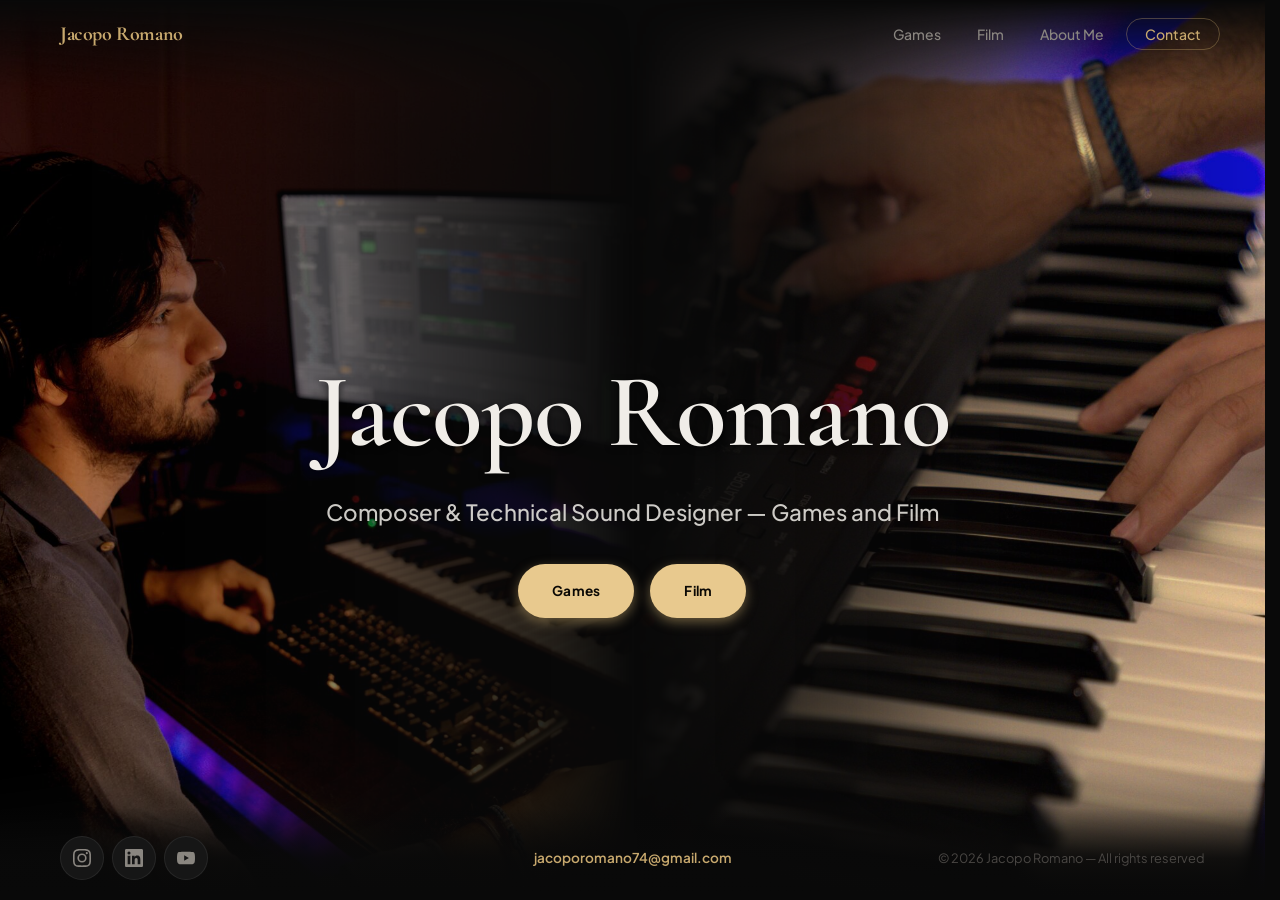
<file: index.html>
<!DOCTYPE html>
<html lang="en">
<head>
  <meta charset="UTF-8" />
  <meta name="viewport" content="width=device-width, initial-scale=1.0" />
  <!-- Il titolo della pagina viene aggiornato da app.js -->
  <!-- Static fallback used by search engines if JS is disabled -->
  <title>Jacopo Romano: Composer & Sound Designer</title>
  <meta name="description" content="Jacopo Romano is a composer and sound designer creating original music for films, video games, trailers, and media projects." />
  <meta property="og:title" content="Jacopo Romano: Composer & Sound Designer" />
  <meta property="og:description" content="Jacopo Romano is a composer and sound designer creating original music for films, video games, trailers, and media projects." />
  <meta property="og:type" content="website" />
  <meta property="og:image" content="https://jacoporomano.com/assets/Foto/og-image.jpg" />
  <meta property="og:image:width" content="1200" />
  <meta property="og:image:height" content="630" />
  <meta property="og:image:alt" content="Jacopo Romano — Composer & Sound Designer" />
  <meta property="og:url" content="https://jacoporomano.com/" />
  <meta name="twitter:card" content="summary_large_image" />
  <meta name="twitter:title" content="Jacopo Romano: Composer & Sound Designer" />
  <meta name="twitter:description" content="Jacopo Romano is a composer and sound designer creating original music for films, video games, trailers, and media projects." />
  <meta name="twitter:image" content="https://jacoporomano.com/assets/Foto/og-image.jpg" />

  <!-- Favicon -->
  <link rel="apple-touch-icon" sizes="180x180" href="/apple-touch-icon.png" />
  <link rel="icon" type="image/png" sizes="32x32" href="/favicon-32x32.png" />
  <link rel="icon" type="image/png" sizes="16x16" href="/favicon-16x16.png" />
  <link rel="shortcut icon" href="/favicon.ico" />
  <link rel="manifest" href="/site.webmanifest" />

  <!-- Google Fonts: Plus Jakarta Sans (moderna, leggibile, elegante) -->
  <link rel="preconnect" href="https://fonts.googleapis.com" />
  <link rel="preconnect" href="https://fonts.gstatic.com" crossorigin />
  <link
    href="https://fonts.googleapis.com/css2?family=Plus+Jakarta+Sans:ital,wght@0,300;0,400;0,500;0,600;0,700;1,300&family=Cormorant+Garamond:wght@500;600&display=swap"
    rel="stylesheet"
  />

  <!-- Foglio di stile principale -->
  <link rel="stylesheet" href="style.css" />

  <!-- YouTube Iframe API -->
  <script src="https://www.youtube.com/iframe_api"></script>

  <!-- Google tag (gtag.js) -->

<script async src="https://www.googletagmanager.com/gtag/js?id=G-LD651DLQ2T"></script> <script> window.dataLayer = window.dataLayer || []; function gtag(){dataLayer.push(arguments);} gtag('js', new Date()); gtag('config', 'G-LD651DLQ2T'); </script>
</head>
<body class="home">

  <!-- Navbar condivisa: iniettata da app.js (vedi partials.js) -->
  <div id="site-nav"></div>

  <!-- =====================================================================
       HERO SECTION — prima sezione a schermo intero
       ===================================================================== -->
  <section id="hero">
    <!-- Sfondo desktop (da 769px in su): due immagini a piena larghezza che
         sfumano l'una verso l'altra al centro, e verso il fondo sui bordi
         esterni. Sotto i 769px è nascosto: su mobile resta la foto inline
         in .hero-media, invariata. I percorsi sono in style.css, nelle
         variabili --hero-split-left / --hero-split-right. -->
    <div class="hero-split-bg" aria-hidden="true">
      <div class="hero-split-img hero-split-img--left"></div>
      <div class="hero-split-img hero-split-img--right"></div>
    </div>

    <!-- Testo: nome, tagline, pulsanti -->
    <div class="hero-content">
      <h1 class="hero-title reveal" id="hero-phrase"></h1>
      <p class="hero-sub reveal" id="hero-subphrase"></p>

      <!-- Due punti di ingresso chiari: Games / Film -->
      <div class="hero-entry-points reveal" id="hero-entry-points">
        <a href="games.html" class="btn-primary">Games</a>
        <a href="film.html" class="btn-primary">Film</a>
      </div>
    </div>

    <!-- Foto, a piena larghezza, sotto il testo -->
    <div class="hero-media">
      <picture>
        <source media="(max-width: 768px)" srcset="assets/Foto/hero_mobile.jpg" />
        <img class="hero-photo" src="assets/Foto/hero_full.jpg" alt="Jacopo Romano at work in his studio" />
      </picture>
    </div>
  </section>

  <!-- Footer condiviso: iniettato da app.js (vedi partials.js) -->
  <div id="site-footer"></div>

  <!-- =====================================================================
       SCRIPT — config.js e partials.js devono essere caricati PRIMA di app.js
       ===================================================================== -->
  <script src="config.js"></script>
  <script src="partials.js"></script>
  <script src="app.js"></script>
</body>
</html>
</file>
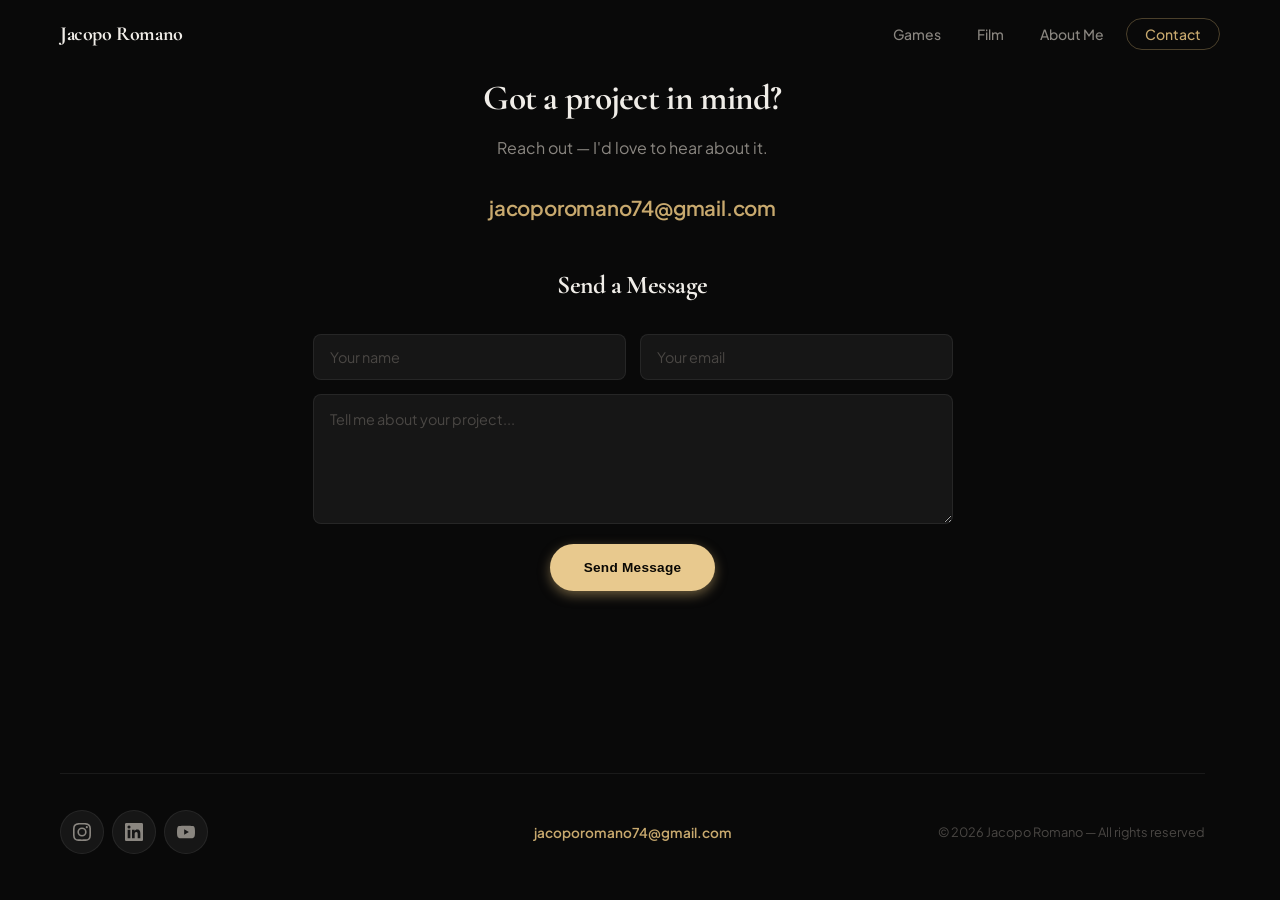
<file: contact.html>
<!DOCTYPE html>
<html lang="en">
<head>
  <meta charset="UTF-8" />
  <meta name="viewport" content="width=device-width, initial-scale=1.0" />
  <!-- Il titolo della pagina viene aggiornato da app.js -->
  <!-- Static fallback used by search engines if JS is disabled -->
  <title>Jacopo Romano: Composer & Sound Designer</title>
  <meta name="description" content="Jacopo Romano is a composer and sound designer creating original music for films, video games, trailers, and media projects." />
  <meta property="og:title" content="Jacopo Romano: Composer & Sound Designer" />
  <meta property="og:description" content="Jacopo Romano is a composer and sound designer creating original music for films, video games, trailers, and media projects." />
  <meta property="og:type" content="website" />
  <meta property="og:image" content="https://jacoporomano.com/assets/Foto/og-image.jpg" />
  <meta property="og:image:width" content="1200" />
  <meta property="og:image:height" content="630" />
  <meta property="og:image:alt" content="Jacopo Romano — Composer & Sound Designer" />
  <meta property="og:url" content="https://jacoporomano.com/contact.html" />
  <meta name="twitter:card" content="summary_large_image" />
  <meta name="twitter:title" content="Jacopo Romano: Composer & Sound Designer" />
  <meta name="twitter:description" content="Jacopo Romano is a composer and sound designer creating original music for films, video games, trailers, and media projects." />
  <meta name="twitter:image" content="https://jacoporomano.com/assets/Foto/og-image.jpg" />

  <!-- Favicon -->
  <link rel="apple-touch-icon" sizes="180x180" href="/apple-touch-icon.png" />
  <link rel="icon" type="image/png" sizes="32x32" href="/favicon-32x32.png" />
  <link rel="icon" type="image/png" sizes="16x16" href="/favicon-16x16.png" />
  <link rel="shortcut icon" href="/favicon.ico" />
  <link rel="manifest" href="/site.webmanifest" />

  <!-- Google Fonts: Plus Jakarta Sans (moderna, leggibile, elegante) -->
  <link rel="preconnect" href="https://fonts.googleapis.com" />
  <link rel="preconnect" href="https://fonts.gstatic.com" crossorigin />
  <link
    href="https://fonts.googleapis.com/css2?family=Plus+Jakarta+Sans:ital,wght@0,300;0,400;0,500;0,600;0,700;1,300&family=Cormorant+Garamond:wght@500;600&display=swap"
    rel="stylesheet"
  />

  <!-- Foglio di stile principale -->
  <link rel="stylesheet" href="style.css" />

  <!-- YouTube Iframe API -->
  <script src="https://www.youtube.com/iframe_api"></script>

  <!-- Google tag (gtag.js) -->

<script async src="https://www.googletagmanager.com/gtag/js?id=G-LD651DLQ2T"></script> <script> window.dataLayer = window.dataLayer || []; function gtag(){dataLayer.push(arguments);} gtag('js', new Date()); gtag('config', 'G-LD651DLQ2T'); </script>
</head>
<body>

  <!-- Navbar condivisa: iniettata da app.js (vedi partials.js) -->
  <div id="site-nav"></div>

  <!-- =====================================================================
       CONTATTI — CTA, email e modulo (Formspree). Esiste solo su questa
       pagina: non è parte del footer condiviso.
       ===================================================================== -->
  <section id="contact">
    <div class="footer-inner">
      <!-- CTA testuale principale -->
      <div class="contact-cta">
        <p class="contact-cta-label" id="contact-cta-text"></p>
        <p class="contact-cta-sub"   id="contact-cta-sub"></p>
        <a class="contact-email" id="contact-email" href="#"></a>
      </div>

      <!-- Modulo di contatto -->
      <div class="contact-form-wrap" id="contact-form-wrap">
        <h3 class="contact-form-title" id="contact-form-title"></h3>
        <form class="contact-form" id="contact-form" novalidate>
          <div class="form-row">
            <div class="form-group">
              <input type="text"  id="form-name"    name="name"    class="form-input" />
            </div>
            <div class="form-group">
              <input type="email" id="form-email"   name="email"   class="form-input" />
            </div>
          </div>
          <div class="form-group">
            <textarea id="form-message" name="message" class="form-input form-textarea"></textarea>
          </div>
          <button type="submit" class="btn-primary form-submit" id="form-submit"></button>
        </form>
        <div class="form-success" id="form-success"></div>
      </div>
    </div>
  </section>

  <!-- Footer condiviso: social links + copyright (iniettato da app.js) -->
  <div id="site-footer"></div>

  <!-- =====================================================================
       SCRIPT — config.js e partials.js devono essere caricati PRIMA di app.js
       ===================================================================== -->
  <script src="config.js"></script>
  <script src="partials.js"></script>
  <script src="app.js"></script>
</body>
</html>
</file>
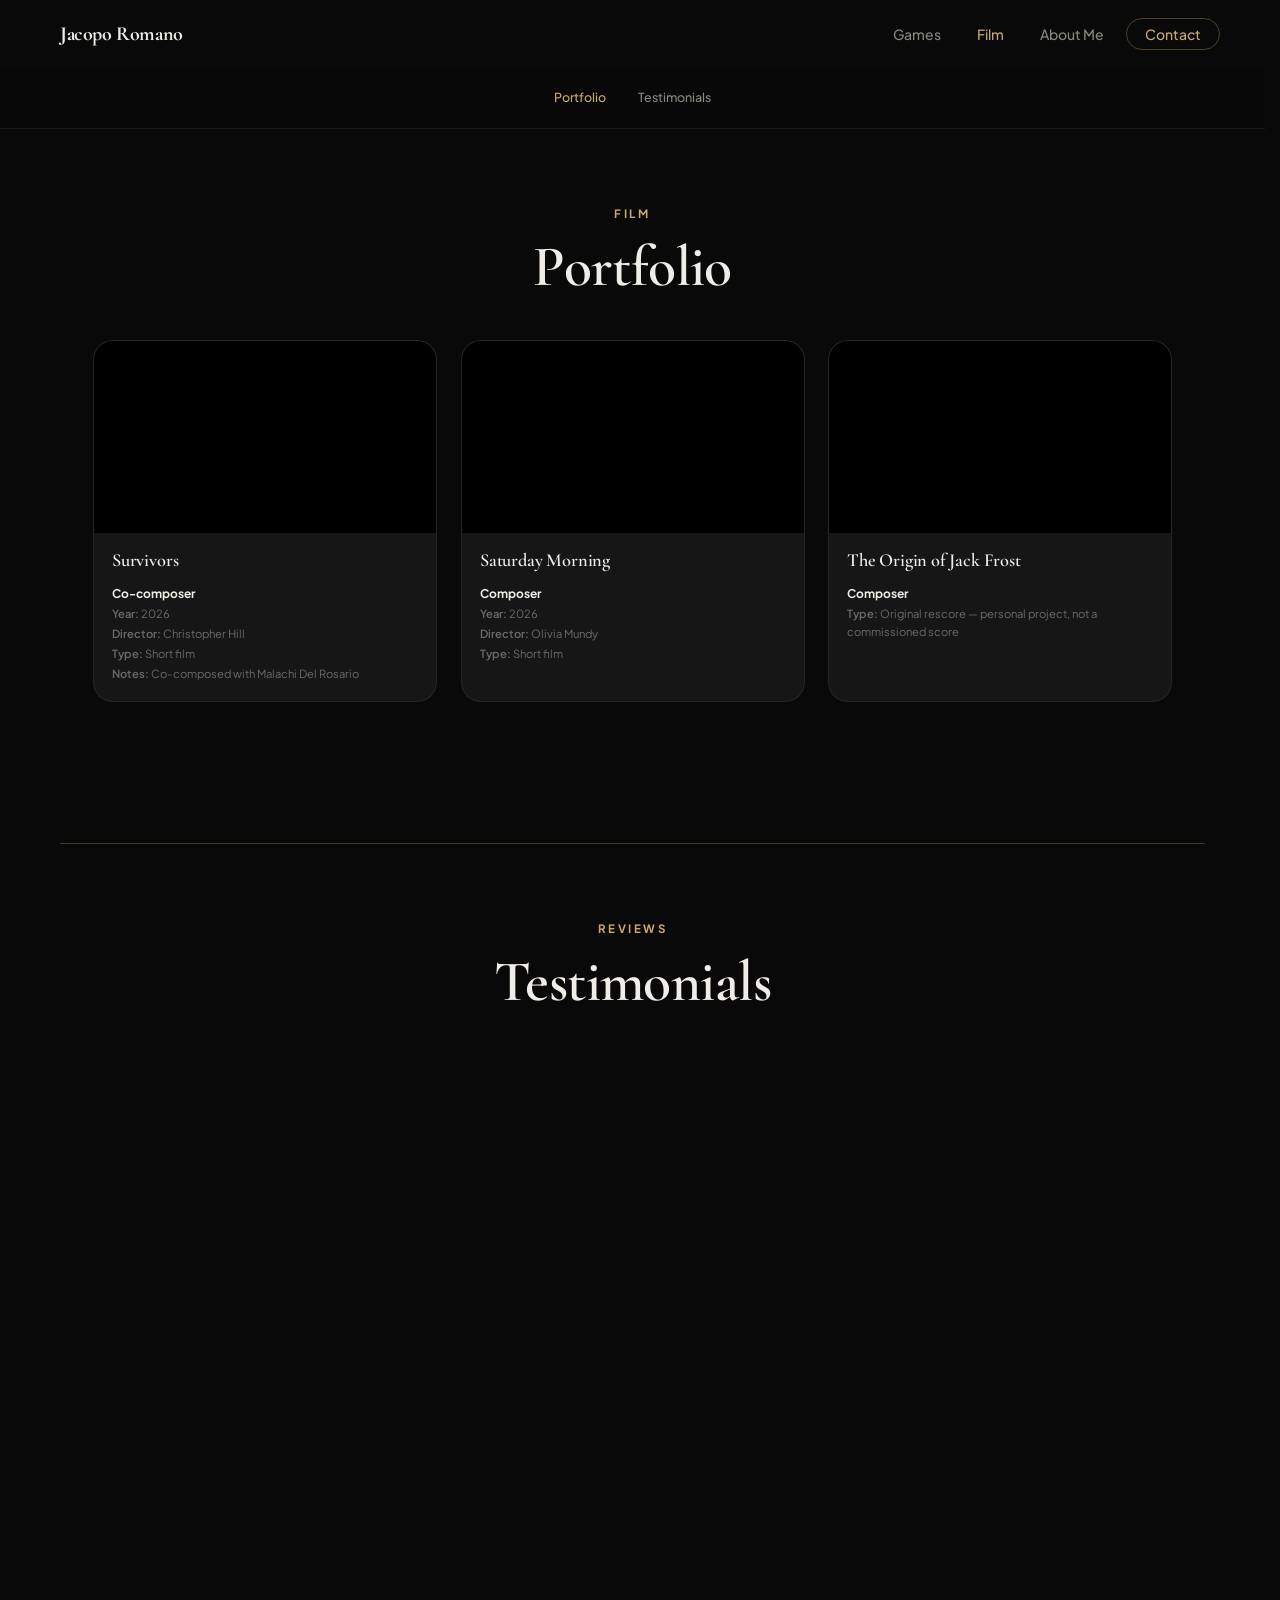
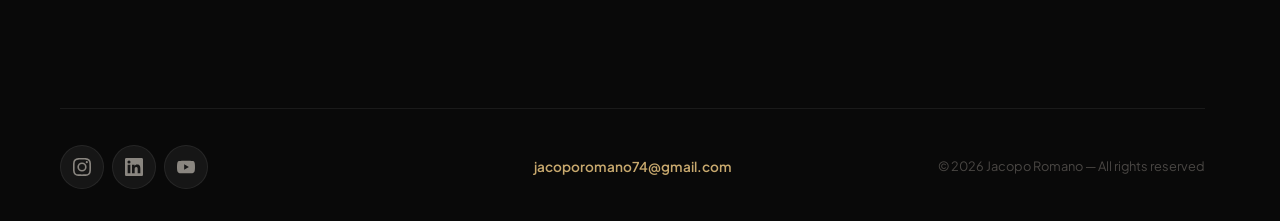
<file: film.html>
<!DOCTYPE html>
<html lang="en">
<head>
  <meta charset="UTF-8" />
  <meta name="viewport" content="width=device-width, initial-scale=1.0" />
  <!-- Il titolo della pagina viene aggiornato da app.js -->
  <!-- Static fallback used by search engines if JS is disabled -->
  <title>Jacopo Romano: Composer & Sound Designer</title>
  <meta name="description" content="Jacopo Romano is a composer and sound designer creating original music for films, video games, trailers, and media projects." />
  <meta property="og:title" content="Jacopo Romano: Composer & Sound Designer" />
  <meta property="og:description" content="Jacopo Romano is a composer and sound designer creating original music for films, video games, trailers, and media projects." />
  <meta property="og:type" content="website" />
  <meta property="og:image" content="https://jacoporomano.com/assets/Foto/og-image.jpg" />
  <meta property="og:image:width" content="1200" />
  <meta property="og:image:height" content="630" />
  <meta property="og:image:alt" content="Jacopo Romano — Composer & Sound Designer" />
  <meta property="og:url" content="https://jacoporomano.com/film.html" />
  <meta name="twitter:card" content="summary_large_image" />
  <meta name="twitter:title" content="Jacopo Romano: Composer & Sound Designer" />
  <meta name="twitter:description" content="Jacopo Romano is a composer and sound designer creating original music for films, video games, trailers, and media projects." />
  <meta name="twitter:image" content="https://jacoporomano.com/assets/Foto/og-image.jpg" />

  <!-- Favicon -->
  <link rel="apple-touch-icon" sizes="180x180" href="/apple-touch-icon.png" />
  <link rel="icon" type="image/png" sizes="32x32" href="/favicon-32x32.png" />
  <link rel="icon" type="image/png" sizes="16x16" href="/favicon-16x16.png" />
  <link rel="shortcut icon" href="/favicon.ico" />
  <link rel="manifest" href="/site.webmanifest" />

  <!-- Google Fonts: Plus Jakarta Sans (moderna, leggibile, elegante) -->
  <link rel="preconnect" href="https://fonts.googleapis.com" />
  <link rel="preconnect" href="https://fonts.gstatic.com" crossorigin />
  <link
    href="https://fonts.googleapis.com/css2?family=Plus+Jakarta+Sans:ital,wght@0,300;0,400;0,500;0,600;0,700;1,300&family=Cormorant+Garamond:wght@500;600&display=swap"
    rel="stylesheet"
  />

  <!-- Foglio di stile principale -->
  <link rel="stylesheet" href="style.css" />

  <!-- YouTube Iframe API -->
  <script src="https://www.youtube.com/iframe_api"></script>

  <!-- Google tag (gtag.js) -->

<script async src="https://www.googletagmanager.com/gtag/js?id=G-LD651DLQ2T"></script> <script> window.dataLayer = window.dataLayer || []; function gtag(){dataLayer.push(arguments);} gtag('js', new Date()); gtag('config', 'G-LD651DLQ2T'); </script>
</head>
<body>

  <!-- Navbar condivisa: iniettata da app.js (vedi partials.js) -->
  <div id="site-nav"></div>

  <!-- Anchor nav secondaria: evidenzia la sezione visibile via IntersectionObserver (app.js) -->
  <nav class="subnav" id="subnav" aria-label="Section navigation">
    <div class="subnav-inner">
      <a href="#portfolio" class="subnav-link">Portfolio</a>
      <a href="#testimonials" class="subnav-link">Testimonials</a>
    </div>
  </nav>

  <!-- =====================================================================
       PORTFOLIO — progetti cinematografici
       ===================================================================== -->
  <section id="portfolio">
    <div class="section-inner">
      <div class="section-header">
        <span class="section-label" id="portfolio-label"></span>
        <h2 class="section-title" id="portfolio-title"></h2>
      </div>
      <!-- Le card vengono generate dinamicamente da app.js (siteData.tracks con section: "film") -->
      <div class="tracks-grid" data-tracks-section="film"></div>
    </div>
  </section>

  <!-- =====================================================================
       TESTIMONIALS — recensioni legate a progetti cinematografici
       ===================================================================== -->
  <section id="testimonials" class="section-rule">
    <div class="section-inner">
      <div class="section-header">
        <span class="section-label" id="testimonials-label"></span>
        <h2 class="section-title" id="testimonials-title"></h2>
      </div>
      <!-- Generati dinamicamente da app.js (siteData.testimonials con section: "film") -->
      <div class="testimonials-grid" data-testimonials-section="film"></div>
    </div>
  </section>

  <!-- Footer condiviso: iniettato da app.js (vedi partials.js) -->
  <div id="site-footer"></div>

  <!-- =====================================================================
       SCRIPT — config.js e partials.js devono essere caricati PRIMA di app.js
       ===================================================================== -->
  <script src="config.js"></script>
  <script src="partials.js"></script>
  <script src="app.js"></script>
</body>
</html>
</file>
<file: style.css>
/* =============================================================================
   STYLE.CSS — Portfolio Musicale
   Design: Dark Mode, Minimalista, Elegante
   ============================================================================= */

/* --------------------------------------------------------------------------
   1. VARIABILI CSS E RESET
   -------------------------------------------------------------------------- */
:root {
  /* Colori sfondo */
  --bg-base:    #090909;
  --bg-surface: #111111;
  --bg-card:    #161616;
  --bg-card-hover: #1e1e1e;

  /* Bordi */
  --border:        rgba(255, 255, 255, 0.07);
  --border-accent: rgba(200, 169, 110, 0.35);

  /* Accent: oro caldo — elegante, musicale */
  --accent:        #c8a96e;
  --accent-light:  #e8c98e;
  --accent-glow:   rgba(200, 169, 110, 0.15);

  /* Testo */
  --text-primary:   #f0ede8;
  --text-secondary: #8a8680;
  --text-muted:     #4a4744;

  /* Tipografia */
  --font: 'Plus Jakarta Sans', system-ui, -apple-system, sans-serif;
  --font-display: 'Cormorant Garamond', Georgia, serif;

  /* Spaziature sezioni */
  --section-py: clamp(44px, 5.5vw, 76px);
  --section-px: clamp(20px, 5vw, 60px);
  --max-width:  1200px;

  /* Raggi e transizioni */
  --radius-sm: 8px;
  --radius-md: 14px;
  --radius-lg: 20px;
  --transition: 0.3s cubic-bezier(0.4, 0, 0.2, 1);
}

*, *::before, *::after {
  box-sizing: border-box;
  margin: 0;
  padding: 0;
}

html {
  scroll-behavior: smooth;
  font-size: 16px;
  scrollbar-gutter: stable;
}

body {
  font-family: var(--font);
  background-color: var(--bg-base);
  color: var(--text-primary);
  line-height: 1.6;
  -webkit-font-smoothing: antialiased;
  overflow-x: hidden;
}

img {
  display: block;
  max-width: 100%;
}

a {
  color: inherit;
  text-decoration: none;
}

ul { list-style: none; }

/* --------------------------------------------------------------------------
   2. NAVBAR
   -------------------------------------------------------------------------- */

/* Animazione per il menu mobile */
@keyframes slideMenuIn {
  from {
    opacity: 0;
    transform: translateX(100%);
  }
  to {
    opacity: 1;
    transform: translateX(0);
  }
}

@keyframes slideMenuOut {
  from {
    opacity: 1;
    transform: translateX(0);
  }
  to {
    opacity: 0;
    transform: translateX(100%);
  }
}

@keyframes fadeStaggerIn {
  from {
    opacity: 0;
    transform: translateX(24px);
  }
  to {
    opacity: 1;
    transform: translateX(0);
  }
}

@keyframes fadeStaggerOut {
  from {
    opacity: 1;
    transform: translateX(0);
  }
  to {
    opacity: 0;
    transform: translateX(18px);
  }
}

@keyframes navTextGoldPulse {
  0% {
    color: var(--text-primary);
    text-shadow: 0 0 0 rgba(200, 169, 110, 0);
  }
  50% {
    color: var(--accent-light);
    text-shadow:
      0 0 16px rgba(200, 169, 110, 0.92),
      0 0 34px rgba(200, 169, 110, 0.6);
  }
  100% {
    color: var(--text-primary);
    text-shadow: 0 0 0 rgba(200, 169, 110, 0);
  }
}

#navbar {
  position: fixed;
  top: 0;
  left: 0;
  right: 0;
  z-index: 100;
  padding: 0 var(--section-px);
  background: transparent;
  transition: background var(--transition), backdrop-filter var(--transition),
              border-color var(--transition);
  border-bottom: 1px solid transparent;
}

#navbar.scrolled {
  background: rgba(9, 9, 9, 0.85);
  backdrop-filter: blur(16px);
  -webkit-backdrop-filter: blur(16px);
  border-bottom-color: var(--border);
}

.nav-inner {
  display: flex;
  align-items: center;
  justify-content: space-between;
  max-width: var(--max-width);
  margin: 0 auto;
  height: 68px;
}

.nav-logo {
  font-family: var(--font-display);
  font-size: 1.25rem;
  font-weight: 700;
  letter-spacing: -0.02em;
  color: var(--text-primary);
  transition: color var(--transition);
}

.nav-logo:hover { color: var(--accent); }

.nav-logo.is-active { color: var(--accent); }

.nav-links {
  display: flex;
  align-items: center;
  gap: 8px;
}

/* Voce home mobile: nascosta su desktop */
.nav-mobile-home { display: none; }

.nav-link {
  font-size: 0.875rem;
  font-weight: 500;
  color: var(--text-secondary);
  padding: 6px 14px;
  border-radius: 20px;
  transition: color var(--transition), background var(--transition);
}

.nav-link:hover { color: var(--text-primary); }

.nav-link.is-active { color: var(--accent); }

.nav-link-cta {
  background: transparent;
  border: 1px solid var(--border-accent);
  color: var(--accent);
  padding: 6px 18px;
}

.nav-link-cta:hover {
  background: var(--accent-glow);
  color: var(--accent-light);
}

/* Hamburger mobile */
.nav-hamburger {
  display: none;
  flex-direction: column;
  gap: 5px;
  background: none;
  border: none;
  cursor: pointer;
  padding: 6px;
}

.nav-hamburger span {
  display: block;
  width: 22px;
  height: 2px;
  background: var(--text-primary);
  border-radius: 2px;
  transition: transform var(--transition), opacity var(--transition);
}

/* Stato aperto hamburger */
.nav-hamburger.open span:nth-child(1) { transform: translateY(7px) rotate(45deg); }
.nav-hamburger.open span:nth-child(2) { opacity: 0; }
.nav-hamburger.open span:nth-child(3) { transform: translateY(-7px) rotate(-45deg); }

/* --------------------------------------------------------------------------
   2b. SUBNAV — anchor nav secondaria (games.html / film.html)
   Resta agganciata subito sotto la navbar fissa (68px) durante lo scroll.
   -------------------------------------------------------------------------- */
.subnav {
  position: sticky;
  top: 68px;
  z-index: 90;
  margin-top: 68px;
  background: rgba(9, 9, 9, 0.85);
  backdrop-filter: blur(16px);
  -webkit-backdrop-filter: blur(16px);
  border-bottom: 1px solid var(--border);
}

.subnav-inner {
  max-width: var(--max-width);
  margin: 0 auto;
  padding: 14px var(--section-px);
  display: flex;
  justify-content: center;
  flex-wrap: wrap;
  gap: 4px;
}

.subnav-link {
  font-size: 0.78rem;
  font-weight: 500;
  color: var(--text-secondary);
  padding: 6px 14px;
  border-radius: 20px;
  white-space: nowrap;
  transition: color var(--transition), background var(--transition);
}

.subnav-link:hover { color: var(--text-primary); }

.subnav-link.is-active { color: var(--accent); }

/* Spazio per non far finire i titoli di sezione sotto navbar + subnav fisse */
#reel,
#portfolio,
#testimonials,
#demos {
  scroll-margin-top: 118px;
}

/* --------------------------------------------------------------------------
   3. HERO SECTION
   -------------------------------------------------------------------------- */
/* Hero: testo centrato in alto, foto a piena larghezza sotto,
   entrambi sul fondo scuro del sito. Nessuna background-image,
   nessun overlay scuro sopra la foto. */
#hero {
  position: relative;
  background: var(--bg-base);
  /* spazio comodo sotto la navbar fissa (68px) senza restarci attaccato */
  padding: clamp(130px, 16vw, 180px) var(--section-px) clamp(56px, 8vw, 96px);
  display: flex;
  flex-direction: column;
  align-items: center;
  overflow: hidden;
}

/* La foto ha un'altezza fluida (clamp legato alla larghezza viewport) invece
   che dipendere dallo spazio verticale residuo: così le proporzioni fra
   titolo, tagline, pulsanti e foto restano coerenti a qualunque risoluzione,
   invece di essere "giuste" solo per un device specifico. */
.hero-media {
  position: relative;
  z-index: 1;
  width: 100%;
  max-width: 860px;
  margin: clamp(32px, 5vw, 56px) auto 0;
  overflow: hidden;
}

.hero-media picture {
  display: block;
  width: 100%;
}

.hero-photo {
  display: block;
  width: 100%;
  height: auto;
  /* sfuma tutti e quattro i bordi nel fondo scuro. Sopra/sotto la sfuma è
     leggera (5%-95%): il soggetto resta ben visibile su tutta l'altezza. */
  -webkit-mask-image:
    linear-gradient(to right, transparent 0%, #000 15%, #000 85%, transparent 100%),
    linear-gradient(to bottom, transparent 0%, #000 5%, #000 95%, transparent 100%);
  -webkit-mask-composite: source-in;
  mask-image:
    linear-gradient(to right, transparent 0%, #000 15%, #000 85%, transparent 100%),
    linear-gradient(to bottom, transparent 0%, #000 5%, #000 95%, transparent 100%);
  mask-composite: intersect;
}

/* --------------------------------------------------------------------------
   HERO DESKTOP — sfondo a due immagini a piena larghezza
   Tutto quello che segue vive dentro una min-width: da 768px in giù resta
   valido il layout mobile qui sopra (testo + foto inline), non toccato.
   -------------------------------------------------------------------------- */

/* Di default nascosto: su mobile la foto è l'<img> dentro .hero-media. */
.hero-split-bg {
  display: none;
}

@media (min-width: 769px) {
  #hero {
    /* Per sostituire la foto di destra basta cambiare --hero-split-right:
       finché resta "none" si vede il placeholder grigio scuro sotto. */
    --hero-split-left: url('assets/Foto/hero_full.jpg');
    --hero-split-right: url('assets/Foto/hero-synth.jpg');
    --hero-split-placeholder: #2b2b2b;

    justify-content: center;
    min-height: 100svh;
  }

  .hero-split-bg {
    display: block;
    position: absolute;
    inset: 0;
    z-index: 0;
    pointer-events: none;
  }

  /* Due metà esatte: la destra ha così lo stesso rapporto d'aspetto della
     sinistra, e la foto vera potrà entrare senza altri ritocchi. */
  .hero-split-img {
    position: absolute;
    top: 0;
    bottom: 0;
    width: 50%;
    background-size: cover;
    background-repeat: no-repeat;
  }

  /* Sinistra: 0% = bordo esterno, 100% = centro del viewport. Piena
     all'esterno, poi una curva morbida a più tappe (non lineare) che
     scende a zero solo al centro esatto: niente confine percepibile, le
     due immagini si incontrano senza spazio nero fra loro. Il testo può
     sedere su un velo residuo dell'immagine — leggibilità, non pulizia. */
  .hero-split-img--left {
    left: 0;
    background-image: var(--hero-split-left);
    background-position: 30% center;
    -webkit-mask-image:
      linear-gradient(to right, #000 0%, rgba(0, 0, 0, 0.7) 40%, rgba(0, 0, 0, 0.3) 65%, transparent 100%),
      linear-gradient(to bottom, transparent 0%, #000 10%, #000 85%, transparent 100%);
    -webkit-mask-composite: source-in;
    mask-image:
      linear-gradient(to right, #000 0%, rgba(0, 0, 0, 0.7) 40%, rgba(0, 0, 0, 0.3) 65%, transparent 100%),
      linear-gradient(to bottom, transparent 0%, #000 10%, #000 85%, transparent 100%);
    mask-composite: intersect;
  }

  /* Destra: stesse fermate della sinistra, specchiate (to left), così le
     due sfumature si incontrano al centro con lo stesso peso e la stessa
     morbidezza. Cover (ereditato da .hero-split-img) come la sinistra,
     così riempie tutta l'altezza: nessun bordo netto sopra o sotto. */
  .hero-split-img--right {
    right: 0;
    background-color: var(--hero-split-placeholder);
    background-image: var(--hero-split-right);
    background-position: 70% center;
    -webkit-mask-image:
      linear-gradient(to left, #000 0%, rgba(0, 0, 0, 0.7) 40%, rgba(0, 0, 0, 0.3) 65%, transparent 100%),
      linear-gradient(to bottom, transparent 0%, #000 10%, #000 85%, transparent 100%);
    -webkit-mask-composite: source-in;
    mask-image:
      linear-gradient(to left, #000 0%, rgba(0, 0, 0, 0.7) 40%, rgba(0, 0, 0, 0.3) 65%, transparent 100%),
      linear-gradient(to bottom, transparent 0%, #000 10%, #000 85%, transparent 100%);
    mask-composite: intersect;
  }

  /* La foto ora è lo sfondo: quella inline servirebbe due volte lo stesso
     scatto. Su mobile resta visibile. */
  .hero-media {
    display: none;
  }
}

/* --------------------------------------------------------------------------
   3a. HOME — hero + footer in un'unica viewport (solo desktop, >= 769px).
   Il footer esce dal flusso e si sovrappone al fondo della foto hero,
   così hero + footer insieme riempiono esattamente 100dvh senza scroll.
   Sotto i 769px non cambia nulla: resta lo scroll normale.
   -------------------------------------------------------------------------- */
@media (min-width: 769px) {
  body.home {
    position: relative;
    height: 100vh;
    height: 100dvh;
    overflow: hidden;
  }

  body.home #hero {
    height: 100%;
    min-height: 0;
    padding: clamp(84px, 9vw, 110px) var(--section-px) clamp(24px, 3vw, 36px);
  }

  /* Il footer diventa un overlay ancorato al fondo della viewport, non un
     blocco dopo l'hero: per questo esce dal flusso documentale. */
  body.home .site-footer {
    position: absolute;
    left: 0;
    right: 0;
    bottom: 0;
    z-index: 2;
    padding: 28px var(--section-px) 20px;
    background: linear-gradient(to top, var(--bg-base) 0%, rgba(9, 9, 9, 0.88) 45%, transparent 100%);
  }

  /* Il gradiente sostituisce la linea come separazione: niente giunta visibile. */
  body.home .footer-divider {
    display: none;
  }
}

/* --------------------------------------------------------------------------
   DEBUG CONTROLS FOR HERO BACKGROUND
   Visible panel with sliders to tweak X/Y offsets live.
   Only shown when siteData.debugHeroControls === true (enabled in config.js)
   -------------------------------------------------------------------------- */
.hero-control-panel {
  position: fixed;
  bottom: 20px;
  right: 20px;
  background: rgba(0,0,0,0.5);
  color: #fff;
  padding: 12px 16px;
  border-radius: 8px;
  font-size: 0.85rem;
  z-index: 2000;
  backdrop-filter: blur(4px);
}
.hero-control-panel label {
  display: block;
  margin-bottom: 6px;
}
.hero-control-panel input[type=range] {
  width: 120px;
}
.hero-control-panel h4 {
  margin: 0 0 6px;
  font-size: 1rem;
}



/* Alone luminoso decorativo */
.hero-glow {
  position: absolute;
  top: 0;
  left: 50%;
  transform: translateX(-50%);
  width: 700px;
  height: 500px;
  background: radial-gradient(ellipse at center top, rgba(200, 169, 110, 0.12) 0%, transparent 70%);
  pointer-events: none;
  z-index: 0;
}

.hero-content {
  position: relative;
  z-index: 1;
  width: 100%;
  max-width: 720px;
  display: flex;
  flex-direction: column;
  align-items: center;
  justify-content: center;
  margin: 0 auto;
  gap: clamp(16px, 2.2vw, 24px);
  text-align: center;
}

.hero-eyebrow {
  font-size: 0.8rem;
  font-weight: 600;
  letter-spacing: 0.2em;
  text-transform: uppercase;
  color: var(--accent);
  background: var(--accent-glow);
  padding: 6px 16px;
  border-radius: 20px;
  border: 1px solid var(--border-accent);
}

.hero-title {
  font-family: var(--font-display);
  font-size: clamp(2.4rem, 11vw, 6.5rem);
  font-weight: 600;
  line-height: 1.08;
  letter-spacing: -0.01em;
  color: var(--text-primary);
  text-shadow: 0 2px 6px rgba(0,0,0,0.6);
}


.hero-sub {
  font-size: clamp(1.15rem, 2.2vw, 1.4rem);
  /* slightly faded white to keep it subordinate to the main phrase */
  color: rgba(240,237,232,0.85);
  max-width: 100%;
  font-weight: 500;
  line-height: 1.75;
  position: relative;
  z-index: 0;
  /* se non entra su una riga, spezza in due righe bilanciate */
  text-wrap: balance;
}

.btn-primary {
  display: inline-flex;
  align-items: center;
  gap: 10px;
  /* brighter accent background */
  background: var(--accent-light);
  color: #0a0804;
  font-weight: 700;
  font-size: clamp(0.85rem, 1vw, 0.95rem);
  letter-spacing: 0.02em;
  padding: clamp(12px, 1.4vw, 16px) clamp(24px, 3vw, 34px);
  border-radius: 50px;
  transition: background var(--transition), transform var(--transition),
              box-shadow var(--transition);
  margin-top: 8px;
  box-shadow: 0 4px 12px rgba(200,169,110,0.5);
}

.btn-primary::after {
  content: "↓";
  font-size: 1rem;
}

.btn-primary:hover {
  background: var(--accent-light);
  transform: translateY(-2px);
  box-shadow: 0 12px 40px rgba(200, 169, 110, 0.3);
}

/* Indicatore scroll */
.hero-scroll-indicator {
  position: absolute;
  bottom: 36px;
  left: 50%;
  transform: translateX(-50%);
  z-index: 3;
  pointer-events: none; /* allow clicks to pass through to underlying elements */
}

.scroll-line {
  width: 2px;
  height: 72px;
  /* strong gold gradient with a soft fade */
  background: linear-gradient(to bottom, rgba(200,169,110,1) 0%, rgba(200,169,110,0.75) 35%, rgba(200,169,110,0.35) 65%, transparent 100%);
  margin: 0 auto;
  border-radius: 2px;
  position: relative;
  box-shadow: 0 0 10px rgba(200,169,110,0.18), 0 0 28px rgba(200,169,110,0.08) inset;
  animation: scrollPulse 2s ease-in-out infinite, goldGlow 3s ease-in-out infinite;
  pointer-events: none;
}

@keyframes scrollPulse {
  0%, 100% { opacity: 0.2; transform: scaleY(1); }
  50%       { opacity: 0.95; transform: scaleY(1.08); }
}

@keyframes goldGlow {
  0% { box-shadow: 0 0 6px rgba(200,169,110,0.06), 0 0 20px rgba(200,169,110,0.02) inset; }
  50% { box-shadow: 0 0 18px rgba(200,169,110,0.22), 0 0 36px rgba(200,169,110,0.08) inset; }
  100% { box-shadow: 0 0 6px rgba(200,169,110,0.06), 0 0 20px rgba(200,169,110,0.02) inset; }
}

/* --------------------------------------------------------------------------
   3b. HOME — due punti di ingresso (Games / Film)
   -------------------------------------------------------------------------- */
.hero-entry-points {
  display: flex;
  flex-wrap: wrap;
  gap: 16px;
  justify-content: center;
}

/* Questi pulsanti portano ad altre pagine, non ad ancore: niente freccia ↓ */
.hero-entry-points .btn-primary::after {
  content: none;
}

/* --------------------------------------------------------------------------
   4. UTILITY SEZIONI
   -------------------------------------------------------------------------- */
.section-inner {
  max-width: var(--max-width);
  margin: 0 auto;
  padding: var(--section-py) var(--section-px);
}

.section-header {
  text-align: center;
  margin-bottom: clamp(26px, 3.3vw, 40px);
}

.section-header--left { text-align: left; }

/* Hairline divider fra sezioni consecutive: niente sopra la prima sezione
   di una pagina, niente sopra il footer (ha già il suo .footer-divider).
   Larghezza pari al container di contenuto, non edge-to-edge. */
.section-rule::before {
  content: '';
  display: block;
  max-width: var(--max-width);
  margin: 0 auto;
  height: 1px;
  background: rgba(200, 169, 110, 0.28);
}

.section-label {
  display: inline-block;
  font-size: 0.72rem;
  font-weight: 700;
  letter-spacing: 0.22em;
  text-transform: uppercase;
  color: var(--accent);
  margin-bottom: 10px;
}

.section-title {
  font-family: var(--font-display);
  font-size: clamp(2.4rem, 4.8vw, 3.6rem);
  font-weight: 600;
  letter-spacing: -0.01em;
  line-height: 1.15;
}

/* --------------------------------------------------------------------------
   IMPLEMENTATION REEL — video self-ospitato
   -------------------------------------------------------------------------- */
.reel-entry + .reel-entry {
  margin-top: 64px;
}

.reel-video-wrap {
  max-width: 1000px;
  margin: 0 auto;
  border-radius: var(--radius-lg);
  overflow: hidden;
  border: 1px solid var(--border);
  background: #000;
}

.reel-video {
  display: block;
  width: 100%;
  height: auto;
}

.reel-meta {
  max-width: 1000px;
  margin: 20px auto 0;
  align-items: center;
  text-align: center;
}

.track-meta-title .track-meta-label,
.track-meta-title .track-meta-value {
  color: var(--accent);
}

/* --------------------------------------------------------------------------
   5. PORTFOLIO — GRIGLIA TRACCE
   -------------------------------------------------------------------------- */
#portfolio {
  background: var(--bg-base);
}

.tracks-grid {
  display: flex;
  flex-wrap: wrap;
  justify-content: center;
  align-items: start;
  gap: 24px;
}

.track-list-separator {
  width: 100%;
  height: 40px;
  margin-top: 10px;
  margin-bottom: 10px;
}

/* YouTube embed card */
.track-card--video .track-youtube-wrap {
  position: relative;
  width: 100%;
  aspect-ratio: 16 / 9;
  overflow: hidden;
  background: #000;
  flex-shrink: 0;
}

.track-card--video .track-youtube-wrap iframe {
  position: absolute;
  inset: 0;
  width: 100%;
  height: 100%;
  border: none;
}

.track-card--video .track-youtube-wrap div[id^="youtube-player"] {
  position: absolute;
  inset: 0;
  width: 100%;
  height: 100%;
}

/* CARD TRACCIA */
.track-card {
  background: var(--bg-card);
  border: 1px solid var(--border);
  border-radius: var(--radius-lg);
  overflow: hidden;
  transition: border-color var(--transition), transform var(--transition),
              box-shadow var(--transition);
  display: flex;
  flex-direction: column;
  flex: 1 1 340px;
  max-width: 384px;
}

/* --------------------------------------------------------------------------
   REVEAL / SCROLL ANIMATIONS
   These classes are used by the IntersectionObserver in `app.js`.
   Elements get `.reveal` by default and `.visible` while inside viewport.
   Removing `.visible` lets the animation replay when scrolled back.
   -------------------------------------------------------------------------- */

.reveal {
  opacity: 0;
  transform: translateY(8px);
  will-change: opacity, transform;
}

@keyframes fadeInUp {
  from { opacity: 0; transform: translateY(12px); }
  to   { opacity: 1; transform: translateY(0); }
}

.reveal.visible {
  animation: fadeInUp 640ms cubic-bezier(0.2, 0.9, 0.2, 1) both;
  animation-delay: var(--reveal-delay, 0ms);
}

/* For elements that use a simple fade (optional) */
@keyframes fadeIn {
  from { opacity: 0; }
  to   { opacity: 1; }
}

.fade-in.visible {
  animation: fadeIn 520ms ease both;
  animation-delay: var(--reveal-delay, 0ms);
}

/* Small utility for staggered children (used in about-bio paragraphs) */
.reveal + .reveal { }

.track-card:hover {
  border-color: var(--border-accent);
  transform: translateY(-4px);
  box-shadow: 0 20px 60px rgba(0, 0, 0, 0.5);
}

/* Indicatore laterale dorato elegante all'hover */
.track-card::before {
  content: '';
  position: absolute;
  left: 0;
  top: 12%;
  height: 76%;
  width: 3px;
  background: linear-gradient(
    to bottom,
    transparent 0%,
    var(--accent) 25%,
    var(--accent-light) 52%,
    var(--accent) 75%,
    transparent 100%
  );
  border-radius: 0 2px 2px 0;
  transform: scaleY(0);
  transform-origin: center;
  opacity: 0;
  transition: transform 0.45s cubic-bezier(0.4, 0, 0.2, 1),
              opacity 0.3s ease;
  box-shadow: 0 0 10px rgba(200, 169, 110, 0.55),
              0 0 22px rgba(200, 169, 110, 0.2);
  z-index: 2;
}

.track-card:hover::before {
  transform: scaleY(1);
  opacity: 1;
}

/* Copertina / Cover Image */
.track-cover {
  position: relative;
  width: 100%;
  aspect-ratio: 16 / 10;
  overflow: hidden;
  background: #1a1610;
  flex-shrink: 0;
}

.track-cover img {
  width: 100%;
  height: 100%;
  object-fit: cover;
  transition: transform 0.5s ease;
}

.track-card:hover .track-cover img {
  transform: scale(1.04);
}

/* Placeholder se non c'è immagine */
.track-cover-placeholder {
  width: 100%;
  height: 100%;
  display: flex;
  align-items: center;
  justify-content: center;
  background: linear-gradient(135deg, #1a1610 0%, #2a2018 100%);
}

.cover-note-icon {
  font-size: 3rem;
  opacity: 0.25;
}

/* Overlay play al hover */
.track-play-overlay {
  position: absolute;
  inset: 0;
  display: flex;
  align-items: center;
  justify-content: center;
  background: rgba(0, 0, 0, 0.35);
  opacity: 0;
  transition: opacity var(--transition);
}

.track-card:hover .track-play-overlay { opacity: 1; }

.overlay-play-btn {
  width: 54px;
  height: 54px;
  border-radius: 50%;
  background: var(--accent);
  border: none;
  cursor: pointer;
  display: flex;
  align-items: center;
  justify-content: center;
  transition: transform var(--transition), background var(--transition);
}

.overlay-play-btn:hover {
  background: var(--accent-light);
  transform: scale(1.1);
}

.overlay-play-btn svg { width: 20px; height: 20px; fill: #0a0804; margin-left: 2px; }

/* Corpo della card */
.track-body {
  padding: 20px 22px 22px;
  display: flex;
  flex-direction: column;
  gap: 6px;
  flex: 1;
}

.track-genre {
  font-size: 0.7rem;
  font-weight: 700;
  letter-spacing: 0.15em;
  text-transform: uppercase;
  color: var(--accent);
}

.track-role {
  font-size: 0.75rem;
  font-weight: 600;
  color: var(--text-base);
  opacity: 0.8;
  margin-top: -2px;
}

.track-title {
  font-family: var(--font-display);
  font-size: 1.4rem;
  font-weight: 600;
  letter-spacing: -0.01em;
  line-height: 1.3;
}

.track-description {
  font-size: 0.875rem;
  color: var(--text-secondary);
  line-height: 1.6;
  flex: 1;
}

.track-meta {
  margin-top: 6px;
  display: flex;
  flex-direction: column;
  gap: 2px;
}

.track-meta-role {
  font-size: 0.8rem;
  font-weight: 700;
  color: var(--text-base);
}

.track-meta-item {
  font-size: 0.75rem;
  color: var(--text-secondary);
  opacity: 0.75;
}

.track-meta-label {
  font-weight: 600;
}

.track-meta-link {
  color: var(--accent);
  text-decoration: underline;
  text-underline-offset: 2px;
  transition: color var(--transition);
}

.track-meta-link:hover {
  color: var(--accent-light);
}

/* Card di progetto (consolidata, con più tracce dentro) */
.track-card--project {
  flex: 0 1 calc(33.333% - 16px);
  max-width: calc(33.333% - 16px);
}

@media (max-width: 900px) {
  .track-card--project {
    flex-basis: calc(50% - 12px);
    max-width: calc(50% - 12px);
  }
}

@media (max-width: 600px) {
  .track-card--project {
    flex-basis: 100%;
    max-width: 100%;
  }
}

.track-card--project .track-body {
  padding: 16px 18px 18px;
  gap: 5px;
}

.track-card--project .track-title {
  font-size: 1.15rem;
}

.track-card--project .track-genre {
  font-size: 0.65rem;
}

.track-card--project .track-role {
  font-size: 0.7rem;
}

.track-card--project .track-meta-role {
  font-size: 0.75rem;
}

.track-card--project .track-meta-item {
  font-size: 0.7rem;
}

.track-card--project .project-track-title {
  font-size: 0.75rem;
}

.project-track-list {
  display: flex;
  flex-direction: column;
  gap: 16px;
  margin-top: 14px;
}

.project-track-item {
  display: flex;
  flex-direction: column;
  gap: 6px;
}

.project-track-title {
  font-size: 0.8rem;
  font-weight: 600;
  color: var(--text-base);
  opacity: 0.85;
}

.project-track-item .track-youtube-wrap {
  position: relative;
  width: 100%;
  aspect-ratio: 16 / 9;
  overflow: hidden;
  border-radius: 8px;
  background: #000;
}

.project-track-item .track-youtube-wrap iframe {
  position: absolute;
  inset: 0;
  width: 100%;
  height: 100%;
  border: none;
}

/* Toggle elenco tracce — <details>/<summary> nativo, chiuso di default */
.project-track-more {
  margin-top: 14px;
}

.project-track-more .project-track-list {
  margin-top: 14px;
}

.project-track-toggle {
  display: flex;
  align-items: center;
  gap: 10px;
  padding: 4px 0;
  font-size: 0.75rem;
  font-weight: 700;
  letter-spacing: 0.06em;
  text-transform: uppercase;
  color: var(--accent);
  cursor: pointer;
  user-select: none;
  list-style: none;
}

.project-track-toggle::-webkit-details-marker {
  display: none;
}

.project-track-toggle::marker {
  content: '';
}

.project-track-toggle:hover {
  color: var(--accent-light);
}

.project-track-toggle-icon {
  flex-shrink: 0;
  width: 7px;
  height: 7px;
  border-right: 2px solid currentColor;
  border-bottom: 2px solid currentColor;
  transform: rotate(45deg);
  transition: transform 0.25s ease;
}

.project-track-more[open] > .project-track-toggle .project-track-toggle-icon {
  transform: rotate(-135deg);
}

/* PLAYER AUDIO MINIMALISTA */
.audio-player {
  margin-top: 16px;
  display: flex;
  flex-direction: column;
  gap: 10px;
}

.player-controls {
  display: flex;
  align-items: center;
  gap: 14px;
}

/* Pulsante play/pausa */
.play-btn {
  flex-shrink: 0;
  width: 40px;
  height: 40px;
  /* No margin needed — align-items:center handles it against the canvas */
  border-radius: 50%;
  background: var(--accent);
  border: none;
  cursor: pointer;
  display: flex;
  align-items: center;
  justify-content: center;
  transition: background var(--transition), transform var(--transition),
              box-shadow var(--transition);
}

.play-btn:hover {
  background: var(--accent-light);
  transform: scale(1.08);
  box-shadow: 0 4px 20px rgba(200, 169, 110, 0.4);
}

.play-btn svg { width: 16px; height: 16px; fill: #0a0804; }
.play-btn .icon-play  { display: block; margin-left: 2px; }
.play-btn .icon-pause { display: none; }

.play-btn.playing .icon-play  { display: none; }
.play-btn.playing .icon-pause { display: block; margin-left: 0; }

/* Waveform canvas wraps it for flex growth */
.player-progress-wrap {
  flex: 1;
  min-width: 0;
  display: flex;
  align-items: center;
  overflow: visible;
}

/* Times row sits below the controls row */
.player-times {
  display: flex;
  justify-content: space-between;
  font-size: 0.72rem;
  color: var(--text-muted);
  font-variant-numeric: tabular-nums;
  letter-spacing: 0.02em;
  padding: 4px 0 0 54px; /* 54px = 40px button + 14px gap, aligns under the canvas */
}

/* Messaggio errore audio */
.audio-error {
  font-size: 0.75rem;
  color: #b05050;
  margin-top: 4px;
  display: none;
}

/* --------------------------------------------------------------------------
   6. ABOUT SECTION
   -------------------------------------------------------------------------- */
#about { background: var(--bg-base); }

/* video embedded nella sezione About */
.about-video {
  position: relative;
  margin: 48px auto 0;
  max-width: 600px;
  aspect-ratio: 16 / 9;
  display: block;
  background: var(--bg-card);
  border: 1px solid var(--border);
  border-radius: var(--radius-lg);
  overflow: hidden;
  transition: border-color var(--transition), box-shadow var(--transition);
}

.about-video:hover {
  border-color: var(--border-accent);
  box-shadow: 0 20px 60px rgba(0, 0, 0, 0.5);
}

.about-video::before {
  content: '';
  position: absolute;
  left: 0;
  top: 12%;
  height: 76%;
  width: 3px;
  background: linear-gradient(
    to bottom,
    transparent 0%,
    var(--accent) 25%,
    var(--accent-light) 52%,
    var(--accent) 75%,
    transparent 100%
  );
  border-radius: 0 2px 2px 0;
  transform: scaleY(0);
  transform-origin: center;
  opacity: 0;
  transition: transform 0.45s cubic-bezier(0.4, 0, 0.2, 1),
              opacity 0.3s ease;
  box-shadow: 0 0 10px rgba(200, 169, 110, 0.55),
              0 0 22px rgba(200, 169, 110, 0.2);
  z-index: 2;
}

.about-video:hover::before {
  transform: scaleY(1);
  opacity: 1;
}

.about-video iframe {
  width: 100%;
  aspect-ratio: 16 / 9;
  border: none;
  display: block;
  margin: 0 auto;
}
.about-video div[id^="youtube-player"] {
  width: 100%;
  height: 100%;
}

/* Galleria bio sotto il video */
.bio-gallery {
  display: grid;
  grid-template-columns: repeat(auto-fit, minmax(140px, 1fr));
  gap: 20px;
  margin-top: 40px;
  width: 100%;
  /* Aggiunti padding per non tagliare le foto espansendosi (scale e translateY in hover) */
  padding-top: 20px;
  padding-bottom: 25px;
}

.bio-gallery img {
  width: 100%;
  aspect-ratio: 4 / 5;
  object-fit: cover;
  object-position: center;
  border-radius: 6px;
  box-shadow: 0 4px 10px rgba(0,0,0,0.3);
  transition: transform 0.3s ease, box-shadow 0.3s ease;
  cursor: pointer;
  /* Aiuta il browser a renderizzare lo zoom senza "sgranature" (antialiasing hardware) */
  transform: translateZ(0);
  will-change: transform, box-shadow;
}

.bio-gallery img:hover {
  transform: translateY(-5px) scale(1.02) translateZ(0);
  /* Ombra oro molto più morbida e diffusa */
  box-shadow: 0 12px 35px rgba(200, 169, 110, 0.2);
}

/* Modal per le immagini */
.image-modal-overlay {
  display: none;
  position: fixed;
  z-index: 9999;
  padding-top: 100px;
  left: 0;
  top: 0;
  width: 100%;
  height: 100%;
  overflow: auto;
  background-color: rgba(10, 10, 10, 0.95);
  backdrop-filter: blur(5px);
  opacity: 0;
  transition: opacity 0.3s ease;
}

.image-modal-overlay.show {
  display: block;
  opacity: 1;
}

.image-modal-content {
  margin: auto;
  display: block;
  max-width: 90%;
  max-height: 80vh;
  border-radius: 8px;
  box-shadow: 0 0 20px rgba(0, 0, 0, 0.8);
  transform: scale(0.8);
  transition: transform 0.3s ease;
}

.image-modal-overlay.show .image-modal-content {
  transform: scale(1);
}

.image-modal-close {
  position: absolute;
  top: 30px;
  right: 50px;
  color: #fff;
  font-size: 40px;
  font-weight: bold;
  cursor: pointer;
  transition: color 0.3s;
}

.image-modal-close:hover,
.image-modal-close:focus {
  color: var(--accent);
  text-decoration: none;
}

.about-layout {
  /* switch to single centered column when photo removed */
  display: flex;
  flex-direction: column;
  align-items: center;
  gap: clamp(40px, 6vw, 100px);
  text-align: center; /* center text inside */
}

.about-bio {
  color: var(--text-secondary);
  line-height: 1.85;
  font-size: 1rem;
  display: flex;
  flex-direction: column;
  gap: 18px;
  margin: 28px auto 0;
  max-width: 68ch;
  text-align: left;
}

.about-bio p { }

/* Immagine profilo */
/* about-image styles removed since photo not used */
.about-image-wrap,
.about-image-frame,
.about-image-frame img,
.about-image-deco {
  display: none !important;
}

/* --------------------------------------------------------------------------
   7. SEZIONE SERVIZI
   -------------------------------------------------------------------------- */
#services {
  background: var(--bg-base);
}

.services-grid {
  display: grid;
  grid-template-columns: repeat(auto-fill, minmax(280px, 1fr));
  gap: 0 40px;
}

.service-card {
  display: flex;
  flex-direction: column;
  padding: 28px 0;
  border-top: 1px solid var(--border);
  cursor: default;
}

.service-card:last-child {
  border-bottom: none;
}

.service-icon {
  display: flex;
  align-items: center;
  justify-content: flex-start;
  font-size: 2rem;
  margin-bottom: 14px;
  line-height: 1;
  height: 40px;
  width: 40px;
  vertical-align: middle;
  color: var(--accent);
}

.service-icon svg {
  width: 32px;
  height: 32px;
}

.service-title {
  font-size: 1rem;
  font-weight: 700;
  margin-bottom: 8px;
  letter-spacing: -0.01em;
  text-align: left;
}

.service-description {
  font-size: 0.875rem;
  color: var(--text-secondary);
  line-height: 1.65;
  text-align: left;
}

/* --------------------------------------------------------------------------
   8. TESTIMONIALS
   -------------------------------------------------------------------------- */
#testimonials {
  position: relative;
  background-color: var(--bg-base);
  padding: var(--section-py) var(--section-px); /* Make sure it has proper spacing */
}

.testimonials-grid {
  display: flex;
  flex-wrap: wrap;
  justify-content: center;
  align-items: stretch;
  gap: 32px;
  margin-top: 20px;
}

.testimonial-card {
  flex: 1 1 300px;
  max-width: 400px;
  padding: 32px;
  display: flex;
  flex-direction: column;
  justify-content: space-between;
  align-items: center;
  text-align: center;
}

.testimonial-quote {
  font-size: 1rem;
  color: var(--text-primary);
  line-height: 1.6;
  margin-bottom: 24px;
  text-align: center;
  position: relative;
}

.testimonial-quote::before {
  content: "“";
  display: block;
  font-size: 4rem;
  line-height: 0.6;
  color: var(--accent);
  margin-bottom: 8px;
  font-family: serif;
  text-align: center;
}

.testimonial-author {
  margin-top: auto;
  display: flex;
  flex-direction: column;
  align-items: center;
}

.testimonial-name {
  font-size: 1rem;
  font-weight: 700;
  color: var(--text-primary);
}

.testimonial-role {
  font-size: 0.85rem;
  color: var(--accent);
  margin-top: 4px;
  min-height: 44px; /* Riserva spazio per 2-3 righe in modo che i nomi soprastanti si allineino perfettamente */
  display: flex;
  align-items: flex-start;
  justify-content: center;
}

/* --------------------------------------------------------------------------
   9. FOOTER / CONTATTI
   -------------------------------------------------------------------------- */
#contact {
  background: var(--bg-base);
  padding: var(--section-py) var(--section-px);
}

/* Footer condiviso (social + copyright + link contatti), presente su ogni pagina */
.site-footer {
  background: var(--bg-base);
  padding: 48px var(--section-px) 32px;
}

.footer-inner {
  max-width: var(--max-width);
  margin: 0 auto;
}

.contact-cta {
  text-align: center;
  padding-bottom: clamp(26px, 3.3vw, 40px);
}

.contact-cta-label {
  font-family: var(--font-display);
  font-size: clamp(1.5rem, 3vw, 2.2rem);
  font-weight: 700;
  letter-spacing: -0.02em;
  margin-bottom: 8px;
}

.contact-cta-sub {
  color: var(--text-secondary);
  font-size: 1rem;
  margin-bottom: 32px;
}

.contact-email {
  font-size: clamp(1.05rem, 1.6vw, 1.3rem);
  font-weight: 600;
  letter-spacing: -0.01em;
  color: var(--accent);
  transition: color var(--transition);
  word-break: break-all;
  display: inline-block;
}

.contact-email:hover { color: var(--accent-light); }

/* Divisore */
.footer-divider {
  height: 1px;
  background: var(--border);
  margin-bottom: 36px;
}

/* Fondo del footer — grid a 3 colonne così l'email centrale resta sull'asse
   centrale della pagina, indipendentemente dalla larghezza dei link social
   o del testo di copyright ai lati (con flex space-between si sposta a
   seconda di quale lato è più largo). */
.footer-bottom {
  display: grid;
  grid-template-columns: 1fr auto 1fr;
  align-items: center;
  column-gap: 20px;
  row-gap: 20px;
}

.footer-bottom .social-links { justify-self: start; }
.footer-bottom .footer-contact-link { justify-self: center; }
.footer-bottom .footer-copy { justify-self: end; }

/* Social icons */
.social-links {
  display: flex;
  align-items: center;
  gap: 8px;
}

.social-link {
  display: flex;
  align-items: center;
  justify-content: center;
  width: 44px;
  height: 44px;
  border-radius: 50%;
  background: var(--bg-card);
  border: 1px solid var(--border);
  color: var(--text-secondary);
  transition: color var(--transition), border-color var(--transition),
              background var(--transition), transform var(--transition);
}

.social-link:hover {
  color: var(--accent);
  border-color: var(--border-accent);
  background: var(--accent-glow);
  transform: translateY(-3px);
}

.social-link svg {
  width: 18px;
  height: 18px;
  fill: currentColor;
}

.footer-copy {
  font-size: 0.8rem;
  color: var(--text-muted);
}

/* Link email testuale nel footer condiviso */
.footer-contact-link {
  font-size: 0.85rem;
  font-weight: 600;
  color: var(--accent);
  transition: color var(--transition);
}

.footer-contact-link:hover { color: var(--accent-light); }

/* --------------------------------------------------------------------------
   9. SCROLL REVEAL — animazione entrata elementi
   -------------------------------------------------------------------------- */
.reveal {
  opacity: 0;
  transform: translateY(28px);
  transition: opacity 0.65s ease, transform 0.65s ease;
}

.reveal.visible {
  opacity: 1;
  transform: translateY(0);
}

/* Delay a cascata per i figli di una griglia */
.reveal-delay-1 { transition-delay: 0.1s; }
.reveal-delay-2 { transition-delay: 0.2s; }
.reveal-delay-3 { transition-delay: 0.3s; }

/* --------------------------------------------------------------------------
   10. RESPONSIVE — MOBILE
   -------------------------------------------------------------------------- */
@media (max-width: 768px) {
  /* Nav mobile */
  .nav-hamburger { display: flex; z-index: 101; position: relative; }

  .nav-logo {
    -webkit-tap-highlight-color: transparent;
  }

  .nav-logo:focus,
  .nav-logo:focus-visible {
    outline: none;
  }

  .nav-links {
    display: none;
    position: fixed;
    inset: 0;
    min-height: 100svh;
    background: linear-gradient(180deg, rgba(9, 9, 9, 0.78) 0%, rgba(9, 9, 9, 0.68) 100%);
    backdrop-filter: blur(14px);
    -webkit-backdrop-filter: blur(14px);
    flex-direction: column;
    align-items: center;
    justify-content: center;
    gap: clamp(16px, 3.5vh, 30px);
    padding: 72px 24px 48px;
    z-index: 100;
    animation: none;
    will-change: transform, opacity;
  }

  .nav-links li {
    width: min(100%, 460px);
    display: flex;
    justify-content: center;
  }

  /* Voce "Jacopo Romano" — solo mobile, separata dalle voci principali */
  .nav-mobile-home { display: flex; }

  .nav-mobile-home {
    margin-bottom: clamp(18px, 4vh, 36px);
  }

  .nav-link-home {
    font-size: clamp(1.45rem, 5.4vw, 2.2rem) !important;
    font-weight: 700 !important;
    letter-spacing: 0.04em;
    color: var(--accent) !important;
    min-height: unset !important;
    padding: 6px 16px !important;
  }

  .nav-links.open {
    display: flex;
    animation: slideMenuIn 0.46s cubic-bezier(0.22, 0.8, 0.24, 1) forwards;
  }

  .nav-links.open .nav-link {
    animation: fadeStaggerIn 0.38s cubic-bezier(0.22, 0.8, 0.24, 1) forwards;
  }

  .nav-links.open .nav-link:nth-child(1) {
    animation-delay: 0.05s;
  }

  .nav-links.open .nav-link:nth-child(2) {
    animation-delay: 0.1s;
  }

  .nav-links.open .nav-link:nth-child(3) {
    animation-delay: 0.15s;
  }

  .nav-links.open .nav-link:nth-child(4) {
    animation-delay: 0.2s;
  }

  .nav-links.closing {
    display: flex;
    animation: slideMenuOut 0.34s cubic-bezier(0.45, 0.05, 0.55, 0.95) forwards;
  }

  .nav-links.closing .nav-link {
    animation: fadeStaggerOut 0.3s cubic-bezier(0.45, 0.05, 0.55, 0.95) forwards;
  }

  .nav-links.closing .nav-link:nth-child(1) {
    animation-delay: 0.1s;
  }

  .nav-links.closing .nav-link:nth-child(2) {
    animation-delay: 0.08s;
  }

  .nav-links.closing .nav-link:nth-child(3) {
    animation-delay: 0.06s;
  }

  .nav-links.closing .nav-link:nth-child(4) {
    animation-delay: 0.04s;
  }

  .nav-link {
    display: flex;
    align-items: center;
    justify-content: center;
    width: 100%;
    min-height: clamp(64px, 10vh, 88px);
    padding: 18px 24px;
    font-size: clamp(1.45rem, 5.4vw, 2.2rem);
    font-weight: 600;
    text-align: center;
    color: var(--text-primary);
    border-radius: 999px;
    background: transparent;
    border: 1px solid transparent;
    -webkit-tap-highlight-color: transparent;
    transition: color 0.25s ease, text-shadow 0.25s ease;
  }

  .nav-link.is-active { color: var(--accent); }

  .nav-link:focus,
  .nav-link:focus-visible {
    outline: none;
  }

  .nav-link:active,
  .nav-link:focus-visible {
    animation: navTextGoldPulse 0.55s ease-out;
  }

  .nav-link-cta {
    color: var(--accent-light);
    background: rgba(200, 169, 110, 0.08);
    border-color: rgba(200, 169, 110, 0.28);
  }

  .nav-link-cta:active,
  .nav-link-cta:focus-visible {
    background: rgba(200, 169, 110, 0.08);
    border-color: rgba(200, 169, 110, 0.28);
  }

  /* blur the rest of the page when hamburger menu is open */
  body.menu-open > :not(#navbar) {
    filter: blur(10px) brightness(0.7);
    transition: filter 0.3s ease;
    pointer-events: none; /* prevent interaction while menu open */
  }

  /* Griglia tracce */
  .tracks-grid {
    grid-template-columns: 1fr;
  }

  /* About layout verticale */
  .about-layout {
    grid-template-columns: 1fr;
  }

  .about-image-wrap {
    max-width: 300px;
    margin: 0 auto;
  }

  .about-image-deco { display: none; }

  /* Servizi */
  .services-grid {
    grid-template-columns: 1fr;
  }

  /* Footer */
  .footer-bottom {
    grid-template-columns: 1fr;
    justify-items: center;
    text-align: center;
  }

  .footer-bottom .social-links {
    justify-self: center;
    justify-content: center;
  }

  .footer-bottom .footer-contact-link,
  .footer-bottom .footer-copy {
    justify-self: center;
    text-align: center;
  }
}

@media (max-width: 480px) {
  .contact-email { font-size: 1.1rem; }
}

/* --------------------------------------------------------------------------
   11. WAVEFORM CANVAS PLAYER
   -------------------------------------------------------------------------- */

/* Il canvas sostituisce la vecchia barra piatta */
.waveform-canvas {
  flex: 1;
  height: 48px;
  cursor: pointer;
  border-radius: 4px;
  display: block;
  /* forza dimensione corretta prima del primo paint */
  min-width: 0;
}

/* --------------------------------------------------------------------------
   12. CONTACT FORM
   -------------------------------------------------------------------------- */
.contact-form-wrap {
  max-width: 640px;
  margin: 0 auto clamp(40px, 5vw, 64px);
}

.contact-form-title {
  font-family: var(--font-display);
  font-size: clamp(1.2rem, 2.5vw, 1.6rem);
  font-weight: 700;
  letter-spacing: -0.02em;
  text-align: center;
  color: var(--text-primary);
  margin-bottom: 28px;
}

.contact-form {
  display: flex;
  flex-direction: column;
  gap: 14px;
}

.form-row {
  display: grid;
  grid-template-columns: 1fr 1fr;
  gap: 14px;
}

.form-group {
  display: flex;
  flex-direction: column;
}

.form-input {
  background: var(--bg-card);
  border: 1px solid var(--border);
  border-radius: var(--radius-sm);
  color: var(--text-primary);
  font-family: var(--font);
  font-size: 0.9rem;
  padding: 13px 16px;
  outline: none;
  width: 100%;
  transition: border-color var(--transition), box-shadow var(--transition);
}

.form-input:focus {
  border-color: var(--border-accent);
  box-shadow: 0 0 0 3px var(--accent-glow);
}

.form-input::placeholder { color: var(--text-muted); }

textarea.form-input {
  resize: vertical;
  min-height: 130px;
  line-height: 1.6;
}

.form-submit {
  align-self: center;
  cursor: pointer;
  border: none;
  margin-top: 6px;
}

/* Il submit invia il form, non porta a un'ancora: niente freccia ↓ */
.form-submit::after {
  content: none;
}

.form-success {
  display: none;
  text-align: center;
  color: var(--accent);
  font-size: 1rem;
  font-weight: 500;
  padding: 28px 24px;
  border: 1px solid var(--border-accent);
  border-radius: var(--radius-md);
  background: var(--accent-glow);
}

.form-send-error {
  font-size: 0.82rem;
  color: #c46060;
  text-align: center;
  margin-top: 4px;
}

.form-submit:disabled {
  opacity: 0.6;
  cursor: not-allowed;
  pointer-events: none;
}

@media (max-width: 600px) {
  .form-row { grid-template-columns: 1fr; }
}

/* --------------------------------------------------------------------------
   13. SECTION BACKGROUND IMAGES
   -------------------------------------------------------------------------- */
.has-bg-image {
  position: relative;
}

/* Overlay scuro per mantenere leggibilità su qualsiasi foto */
.has-bg-image::before {
  content: '';
  position: absolute;
  inset: 0;
  background: rgba(9, 9, 9, 0.78);
  z-index: 0;
  pointer-events: none;
}

/* Porta i contenuti sopra l'overlay */
.has-bg-image .section-inner,
.has-bg-image .footer-inner {
  position: relative;
  z-index: 1;
}

/* Per l'Hero che non ha .section-inner */
#hero.has-bg-image .hero-glow,
#hero.has-bg-image .hero-content {
  position: relative;
  z-index: 1;
}

/* Keep the golden scroll indicator visible above background images */
#hero.has-bg-image .hero-scroll-indicator {
  position: absolute;
  bottom: 36px;
  left: 50%;
  transform: translateX(-50%);
  z-index: 6;
  pointer-events: none;
}

/* when a background image is used, hide the decorative golden glow */
#hero.has-bg-image .hero-glow {
  display: none;
}
</file>
